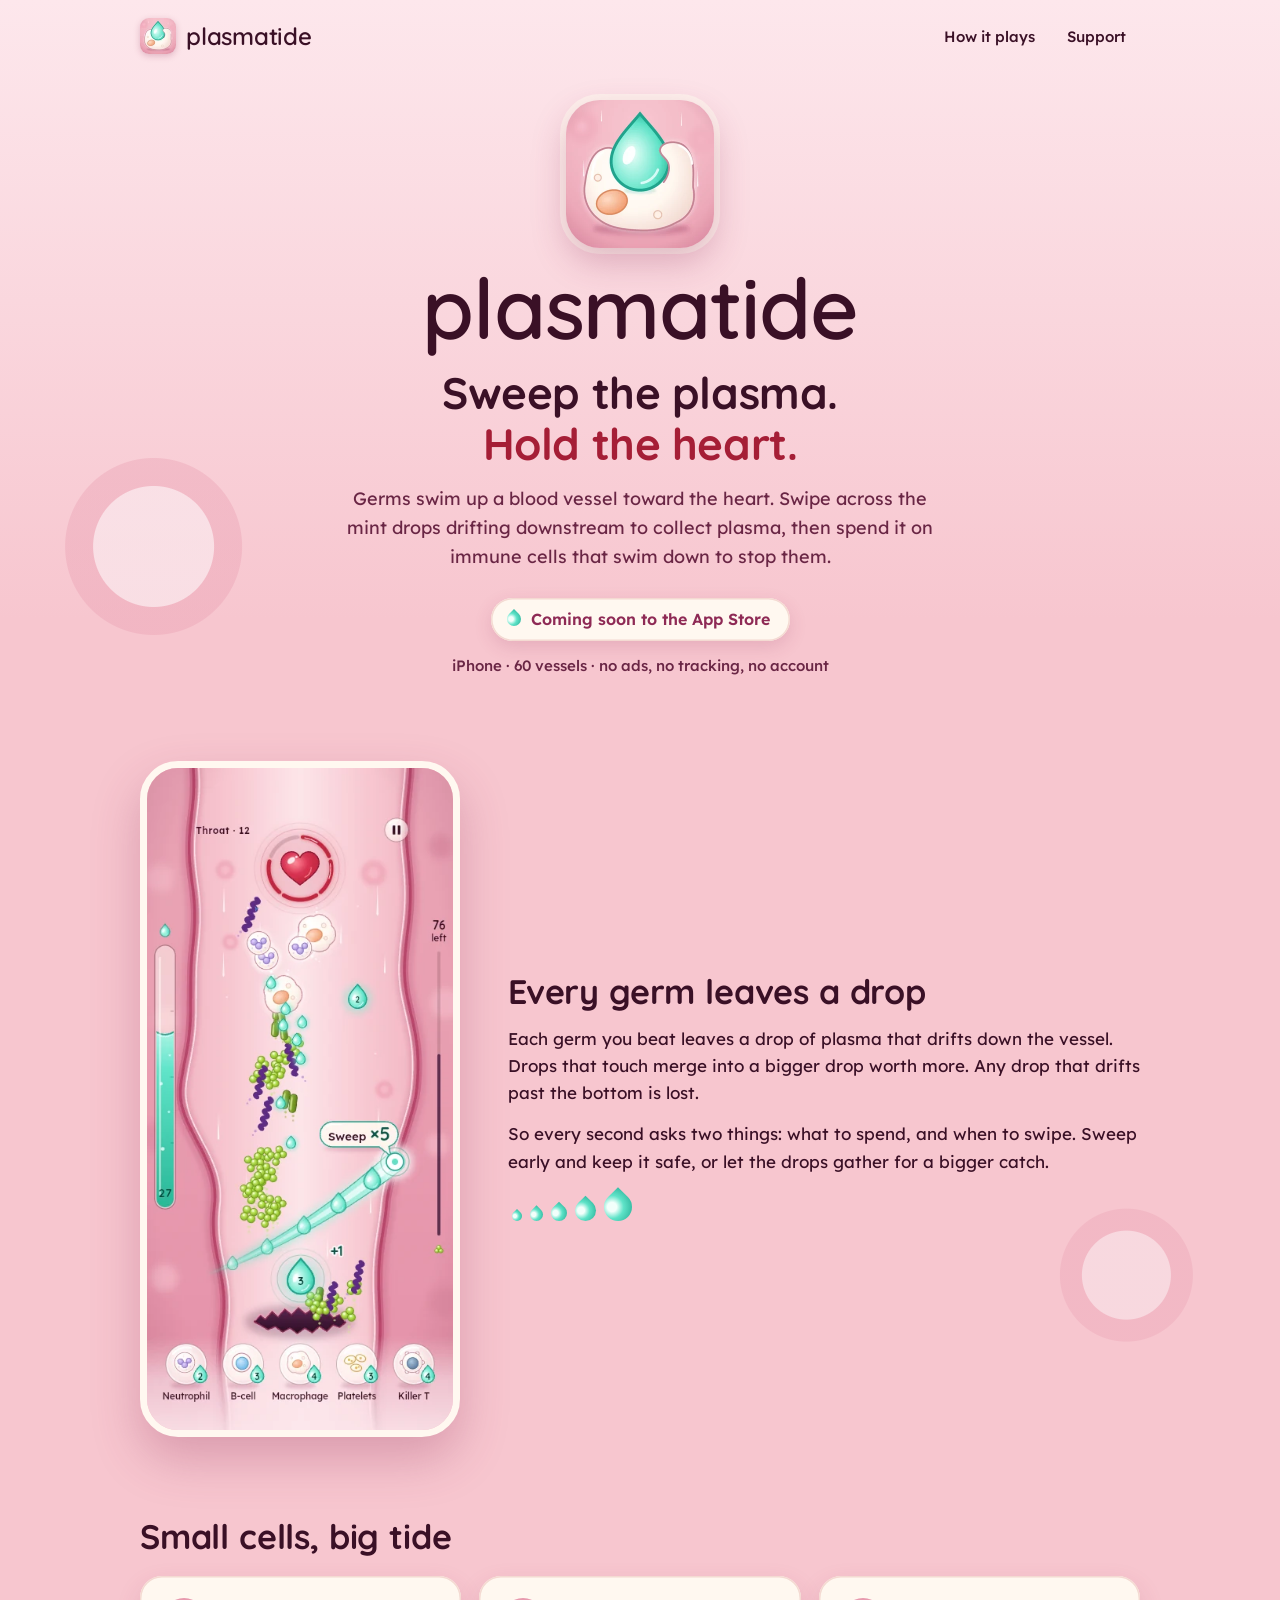
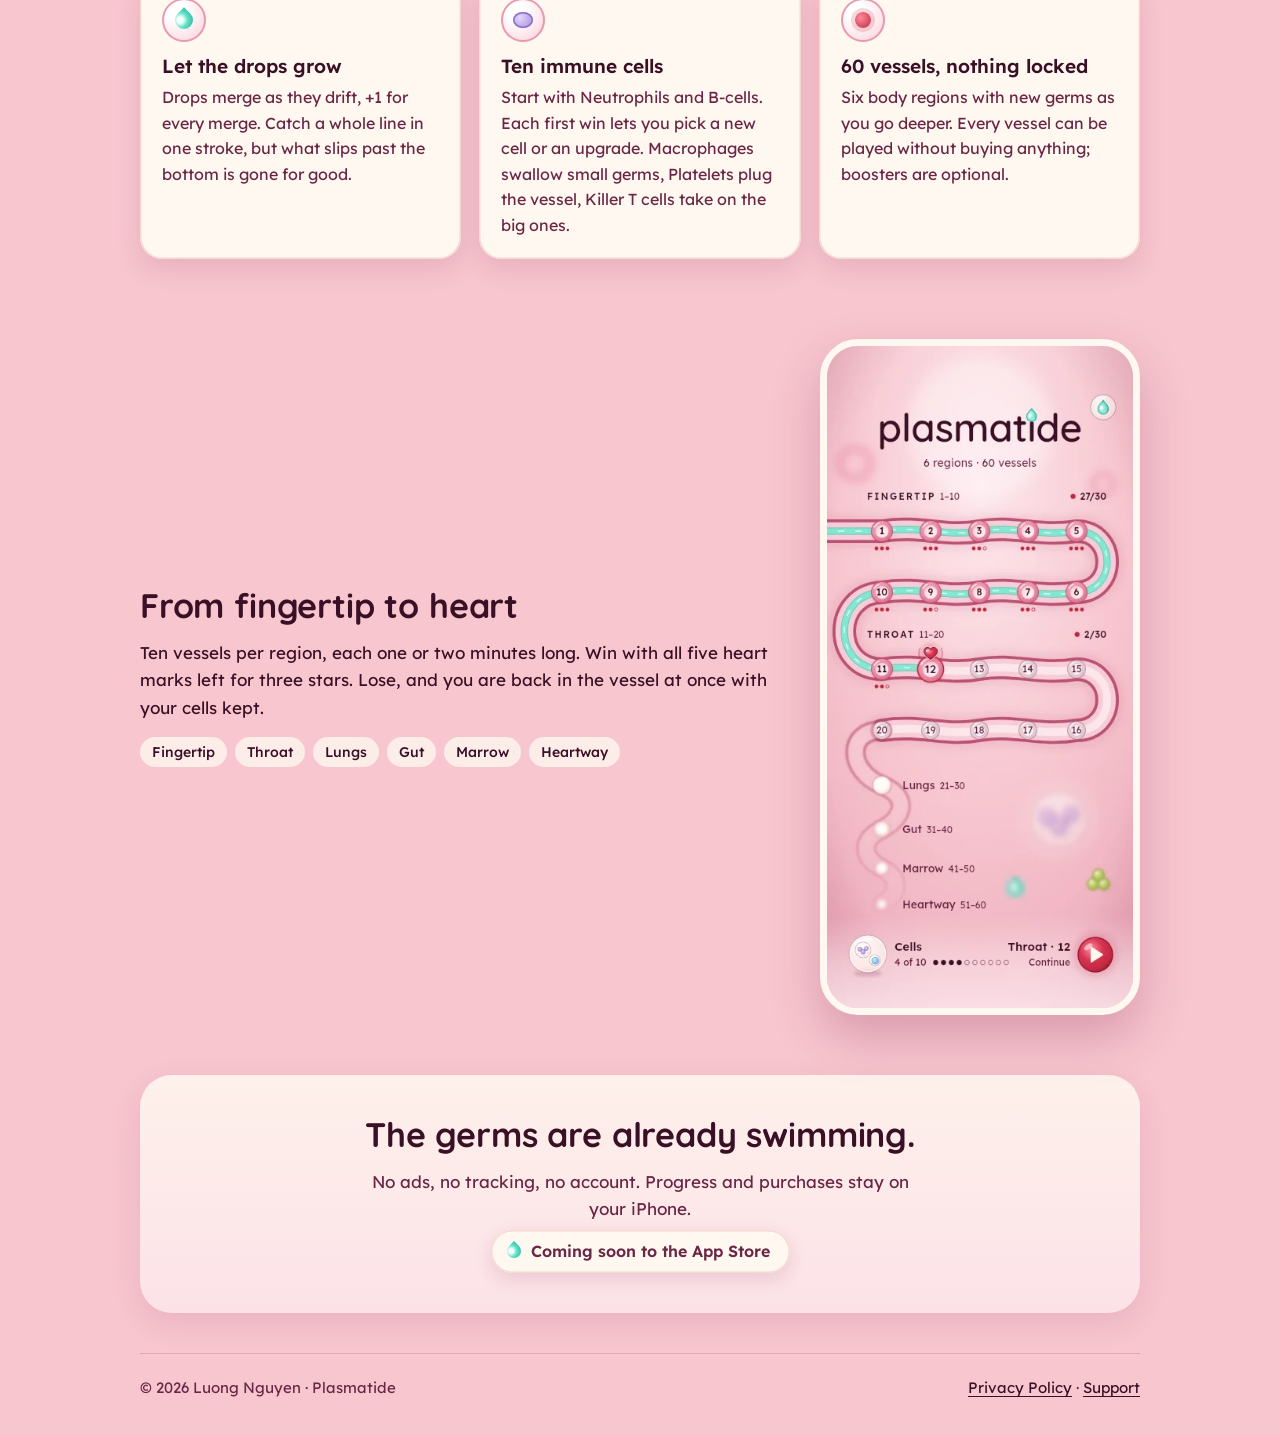
<file: index.html>
<!doctype html>
<html lang="en">
<head>
<meta charset="utf-8">
<meta name="viewport" content="width=device-width, initial-scale=1">
<title>Plasmatide: Sweep the Plasma, Hold the Heart (iPhone)</title>
<meta name="description" content="An iPhone game inside a blood vessel: swipe the plasma drops, call immune cells and stop the germs before they reach the heart. 60 vessels, no ads.">
<meta name="robots" content="index, follow, max-image-preview:large">
<meta name="author" content="Luong Nguyen">
<link rel="canonical" href="https://nguyenvanlamm.github.io/plasmatide-site/">
<link rel="alternate" type="text/markdown" href="index.html.md">
<link rel="describedby" href="llms.txt" type="text/plain">
<link rel="icon" href="assets/favicon-32.png" type="image/png" sizes="32x32">
<link rel="apple-touch-icon" href="assets/apple-touch-icon.png">
<meta name="theme-color" content="#FDE7EC">
<meta property="og:type" content="website">
<meta property="og:site_name" content="Plasmatide">
<meta property="og:locale" content="en_US">
<meta property="og:title" content="Plasmatide: sweep the plasma, hold the heart">
<meta property="og:description" content="Germs swim up a blood vessel toward the heart. Swipe the plasma drops, call immune cells, hold the line. Coming soon to iPhone.">
<meta property="og:url" content="https://nguyenvanlamm.github.io/plasmatide-site/">
<meta property="og:image" content="https://nguyenvanlamm.github.io/plasmatide-site/assets/share-card.jpg">
<meta property="og:image:type" content="image/jpeg">
<meta property="og:image:width" content="1200">
<meta property="og:image:height" content="630">
<meta property="og:image:alt" content="Plasmatide: Sweep the plasma. Hold the heart. Coming soon to the App Store. Beside the title, a vessel in play where a swipe sweeps five mint plasma drops below the glowing heart.">
<meta name="twitter:card" content="summary_large_image">
<meta name="twitter:title" content="Plasmatide: sweep the plasma, hold the heart">
<meta name="twitter:description" content="Germs swim up a blood vessel toward the heart. Swipe the plasma drops, call immune cells, hold the line. Coming soon to iPhone.">
<meta name="twitter:image" content="https://nguyenvanlamm.github.io/plasmatide-site/assets/share-card.jpg">
<meta name="twitter:image:alt" content="Plasmatide: Sweep the plasma. Hold the heart. Coming soon to the App Store. Beside the title, a vessel in play where a swipe sweeps five mint plasma drops below the glowing heart.">
<link rel="preconnect" href="https://fonts.googleapis.com">
<link rel="preconnect" href="https://fonts.gstatic.com" crossorigin>
<link rel="stylesheet" href="https://fonts.googleapis.com/css2?family=Lexend:wght@400;500;600&family=Quicksand:wght@600;700&display=swap">
<link rel="stylesheet" href="assets/site.css">
<script type="application/ld+json">
{
  "@context": "https://schema.org",
  "@graph": [
    {
      "@type": "WebSite",
      "@id": "https://nguyenvanlamm.github.io/plasmatide-site/#website",
      "name": "Plasmatide",
      "url": "https://nguyenvanlamm.github.io/plasmatide-site/",
      "inLanguage": "en",
      "publisher": { "@id": "https://nguyenvanlamm.github.io/plasmatide-site/#author" }
    },
    {
      "@type": "WebPage",
      "@id": "https://nguyenvanlamm.github.io/plasmatide-site/#webpage",
      "url": "https://nguyenvanlamm.github.io/plasmatide-site/",
      "name": "Plasmatide: Sweep the Plasma, Hold the Heart (iPhone)",
      "inLanguage": "en",
      "isPartOf": { "@id": "https://nguyenvanlamm.github.io/plasmatide-site/#website" },
      "about": { "@id": "https://nguyenvanlamm.github.io/plasmatide-site/#game" },
      "primaryImageOfPage": "https://nguyenvanlamm.github.io/plasmatide-site/assets/share-card.jpg"
    },
    {
      "@type": "Person",
      "@id": "https://nguyenvanlamm.github.io/plasmatide-site/#author",
      "name": "Luong Nguyen",
      "email": "mailto:lam@textwiz.pro"
    },
    {
      "@type": ["VideoGame", "MobileApplication"],
      "@id": "https://nguyenvanlamm.github.io/plasmatide-site/#game",
      "name": "Plasmatide",
      "alternativeHeadline": "Sweep the plasma. Hold the heart.",
      "description": "An iPhone game inside a blood vessel. Germs swim up toward the heart; every germ you beat leaves a mint plasma drop that drifts downstream, merges with other drops and is lost past the bottom. Swipe across the drops to collect plasma, then spend it on immune cells that swim down to stop the germs. 60 vessels in 6 body regions, single player, no ads.",
      "url": "https://nguyenvanlamm.github.io/plasmatide-site/",
      "image": "https://nguyenvanlamm.github.io/plasmatide-site/assets/icon-1024.png",
      "screenshot": [
        "https://nguyenvanlamm.github.io/plasmatide-site/assets/flutter-game.webp",
        "https://nguyenvanlamm.github.io/plasmatide-site/assets/flutter-home.webp"
      ],
      "gamePlatform": "iPhone",
      "operatingSystem": "iOS",
      "applicationCategory": "GameApplication",
      "genre": ["Action", "Strategy"],
      "playMode": "SinglePlayer",
      "numberOfPlayers": { "@type": "QuantitativeValue", "value": 1 },
      "inLanguage": "en",
      "author": { "@id": "https://nguyenvanlamm.github.io/plasmatide-site/#author" },
      "publisher": { "@id": "https://nguyenvanlamm.github.io/plasmatide-site/#author" }
    }
  ]
}
</script>
</head>
<body>
<a class="skip" href="#main">Skip to content</a>
<div class="wrap">
  <header class="top">
    <a class="brand" href="./"><img src="assets/icon-72.webp" alt="" width="36" height="36">plasmatide</a>
    <nav aria-label="Site"><a href="#how">How it plays</a><a href="support.html">Support</a></nav>
  </header>

  <main id="main">
    <div class="hero">
      <img class="icon" src="assets/icon-296.webp" width="148" height="148" fetchpriority="high"
        alt="The Plasmatide icon: a round cream immune cell hugging a mint plasma drop on a blush pink background.">
      <p class="wordmark">plasmatide</p>
      <h1>Sweep the plasma. <span class="heart">Hold the heart.</span></h1>
      <p class="lede">Germs swim up a blood vessel toward the heart. Swipe across the mint drops drifting downstream to
        collect plasma, then spend it on immune cells that swim down to stop them.</p>
      <p class="status"><span class="drop" aria-hidden="true"></span>Coming soon to the App Store</p>
      <p class="promise">iPhone · 60 vessels · no ads, no tracking, no account</p>
    </div>

    <section id="how" aria-labelledby="how-h">
      <div class="split">
        <img class="shot" src="assets/flutter-game.webp" width="390" height="844" decoding="async"
          alt="A vessel in play: the heart glows at the top, a swipe trail sweeps five mint plasma drops for a Sweep ×5, green and purple germs swim upward, and five round immune cell cards wait at the bottom.">
        <div>
          <h2 id="how-h">Every germ leaves a drop</h2>
          <p>Each germ you beat leaves a drop of plasma that drifts down the vessel. Drops that touch merge into a
            bigger drop worth more. Any drop that drifts past the bottom is lost.</p>
          <p>So every second asks two things: what to spend, and when to swipe. Sweep early and keep it safe, or let
            the drops gather for a bigger catch.</p>
          <div class="swipe" aria-hidden="true"><span class="drop"></span><span class="drop"></span><span class="drop"></span><span class="drop"></span><span class="drop"></span></div>
        </div>
      </div>
    </section>

    <section aria-labelledby="features-h">
      <h2 id="features-h">Small cells, big tide</h2>
      <div class="features">
        <div class="card">
          <span class="badge" aria-hidden="true"><span class="drop"></span></span>
          <h3>Let the drops grow</h3>
          <p>Drops merge as they drift, +1 for every merge. Catch a whole line in one stroke, but what slips past the
            bottom is gone for good.</p>
        </div>
        <div class="card">
          <span class="badge" aria-hidden="true"><span class="nucleus"></span></span>
          <h3>Ten immune cells</h3>
          <p>Start with Neutrophils and B-cells. Each first win lets you pick a new cell or an upgrade. Macrophages
            swallow small germs, Platelets plug the vessel, Killer T cells take on the big ones.</p>
        </div>
        <div class="card">
          <span class="badge" aria-hidden="true"><span class="heart-dot"></span></span>
          <h3>60 vessels, nothing locked</h3>
          <p>Six body regions with new germs as you go deeper. Every vessel can be played without buying anything;
            boosters are optional.</p>
        </div>
      </div>
    </section>

    <section aria-labelledby="map-h">
      <div class="split flip">
        <img class="shot" src="assets/flutter-home.webp" width="390" height="844" loading="lazy" decoding="async"
          alt="The map: a winding pink vessel through Fingertip and Throat with numbered stops and stars, later regions listed below, and a red play button to continue.">
        <div>
          <h2 id="map-h">From fingertip to heart</h2>
          <p>Ten vessels per region, each one or two minutes long. Win with all five heart marks left for three
            stars. Lose, and you are back in the vessel at once with your cells kept.</p>
          <ul class="regions" aria-label="Regions">
            <li>Fingertip</li><li>Throat</li><li>Lungs</li><li>Gut</li><li>Marrow</li><li>Heartway</li>
          </ul>
        </div>
      </div>
    </section>

    <section class="closing" aria-labelledby="closing-h">
      <h2 id="closing-h">The germs are already swimming.</h2>
      <p>No ads, no tracking, no account. Progress and purchases stay on your iPhone.</p>
      <p class="status"><span class="drop" aria-hidden="true"></span>Coming soon to the App Store</p>
    </section>
  </main>

  <footer>
    <span>© 2026 Luong Nguyen · Plasmatide</span>
    <span><a href="privacy.html">Privacy Policy</a> · <a href="support.html">Support</a></span>
  </footer>
</div>
</body>
</html>
</file>
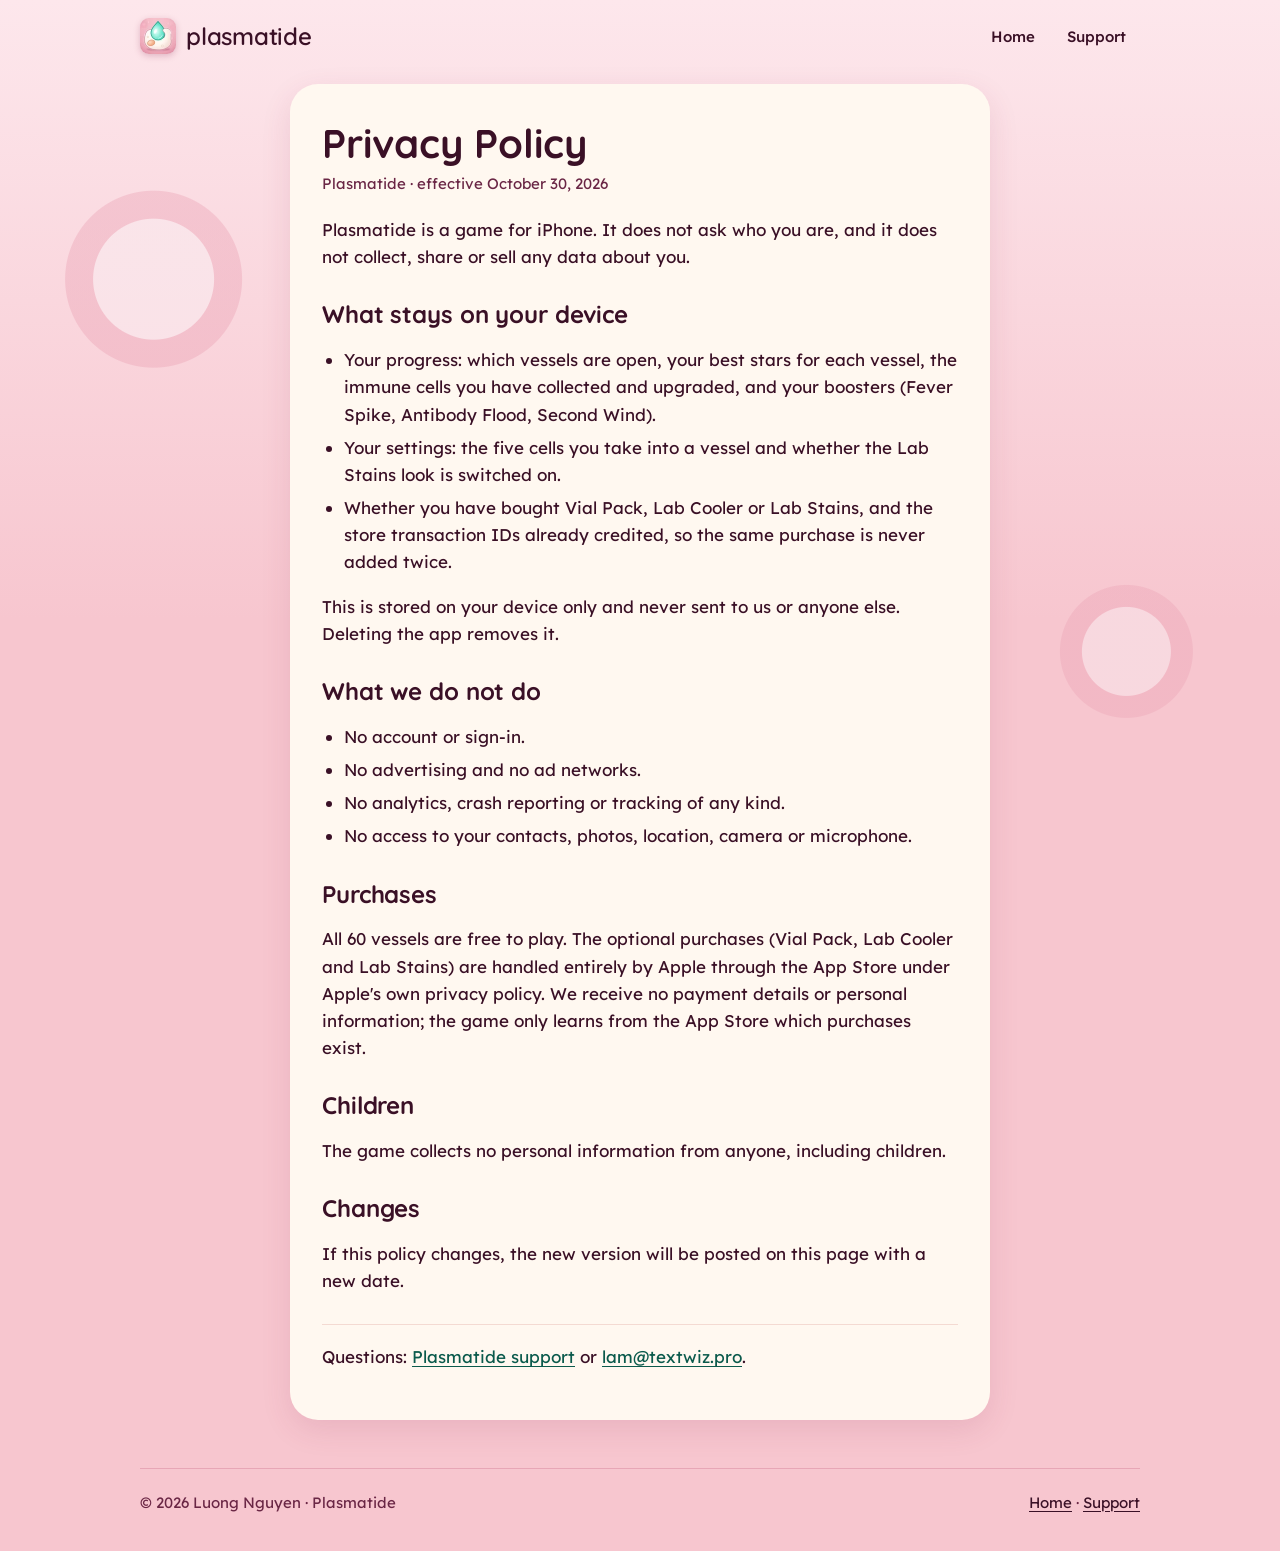
<file: privacy.html>
<!doctype html>
<html lang="en">
<head>
<meta charset="utf-8">
<meta name="viewport" content="width=device-width, initial-scale=1">
<title>Plasmatide Privacy Policy</title>
<meta name="description" content="Plasmatide privacy policy: what the game stores on your device, what it never collects, and how purchases work.">
<meta name="robots" content="index, follow">
<meta name="author" content="Luong Nguyen">
<link rel="canonical" href="https://nguyenvanlamm.github.io/plasmatide-site/privacy.html">
<link rel="alternate" type="text/markdown" href="privacy.html.md">
<link rel="describedby" href="llms.txt" type="text/plain">
<link rel="icon" href="assets/favicon-32.png" type="image/png" sizes="32x32">
<link rel="apple-touch-icon" href="assets/apple-touch-icon.png">
<meta name="theme-color" content="#FDE7EC">
<meta property="og:type" content="website">
<meta property="og:site_name" content="Plasmatide">
<meta property="og:locale" content="en_US">
<meta property="og:title" content="Plasmatide Privacy Policy">
<meta property="og:description" content="Plasmatide collects no data. Progress stays on your device; purchases go through the App Store.">
<meta property="og:url" content="https://nguyenvanlamm.github.io/plasmatide-site/privacy.html">
<meta property="og:image" content="https://nguyenvanlamm.github.io/plasmatide-site/assets/share-card.jpg">
<meta property="og:image:type" content="image/jpeg">
<meta property="og:image:width" content="1200">
<meta property="og:image:height" content="630">
<meta property="og:image:alt" content="Plasmatide: Sweep the plasma. Hold the heart. Coming soon to the App Store.">
<meta name="twitter:card" content="summary_large_image">
<meta name="twitter:title" content="Plasmatide Privacy Policy">
<meta name="twitter:description" content="Plasmatide collects no data. Progress stays on your device; purchases go through the App Store.">
<meta name="twitter:image" content="https://nguyenvanlamm.github.io/plasmatide-site/assets/share-card.jpg">
<meta name="twitter:image:alt" content="Plasmatide: Sweep the plasma. Hold the heart. Coming soon to the App Store.">
<link rel="preconnect" href="https://fonts.googleapis.com">
<link rel="preconnect" href="https://fonts.gstatic.com" crossorigin>
<link rel="stylesheet" href="https://fonts.googleapis.com/css2?family=Lexend:wght@400;500;600&family=Quicksand:wght@600;700&display=swap">
<link rel="stylesheet" href="assets/site.css">
<script type="application/ld+json">
{
  "@context": "https://schema.org",
  "@graph": [
    {
      "@type": "WebPage",
      "@id": "https://nguyenvanlamm.github.io/plasmatide-site/privacy.html#webpage",
      "url": "https://nguyenvanlamm.github.io/plasmatide-site/privacy.html",
      "name": "Plasmatide Privacy Policy",
      "description": "What the Plasmatide game stores on your device, what it never collects, and how purchases work.",
      "inLanguage": "en",
      "datePublished": "2026-10-30",
      "isPartOf": { "@id": "https://nguyenvanlamm.github.io/plasmatide-site/#website" },
      "about": { "@id": "https://nguyenvanlamm.github.io/plasmatide-site/#game" },
      "breadcrumb": { "@id": "https://nguyenvanlamm.github.io/plasmatide-site/privacy.html#breadcrumb" }
    },
    {
      "@type": "BreadcrumbList",
      "@id": "https://nguyenvanlamm.github.io/plasmatide-site/privacy.html#breadcrumb",
      "itemListElement": [
        { "@type": "ListItem", "position": 1, "name": "Plasmatide", "item": "https://nguyenvanlamm.github.io/plasmatide-site/" },
        { "@type": "ListItem", "position": 2, "name": "Privacy Policy", "item": "https://nguyenvanlamm.github.io/plasmatide-site/privacy.html" }
      ]
    }
  ]
}
</script>
</head>
<body>
<a class="skip" href="#main">Skip to content</a>
<div class="wrap">
  <header class="top">
    <a class="brand" href="./"><img src="assets/icon-72.webp" alt="" width="36" height="36">plasmatide</a>
    <nav aria-label="Site"><a href="./">Home</a><a href="support.html">Support</a></nav>
  </header>

  <main id="main" class="doc">
    <h1>Privacy Policy</h1>
    <p class="meta">Plasmatide · effective October 30, 2026</p>

    <p>Plasmatide is a game for iPhone. It does not ask who you are, and it does not collect, share or sell any data
      about you.</p>

    <h2>What stays on your device</h2>
    <ul>
      <li>Your progress: which vessels are open, your best stars for each vessel, the immune cells you have collected
        and upgraded, and your boosters (Fever Spike, Antibody Flood, Second Wind).</li>
      <li>Your settings: the five cells you take into a vessel and whether the Lab Stains look is switched on.</li>
      <li>Whether you have bought Vial Pack, Lab Cooler or Lab Stains, and the store transaction IDs already
        credited, so the same purchase is never added twice.</li>
    </ul>
    <p>This is stored on your device only and never sent to us or anyone else. Deleting the app removes it.</p>

    <h2>What we do not do</h2>
    <ul>
      <li>No account or sign-in.</li>
      <li>No advertising and no ad networks.</li>
      <li>No analytics, crash reporting or tracking of any kind.</li>
      <li>No access to your contacts, photos, location, camera or microphone.</li>
    </ul>

    <h2>Purchases</h2>
    <p>All 60 vessels are free to play. The optional purchases (Vial Pack, Lab Cooler and Lab Stains) are handled
      entirely by Apple through the App Store under Apple's own privacy policy. We receive no payment details or
      personal information; the game only learns from the App Store which purchases exist.</p>

    <h2>Children</h2>
    <p>The game collects no personal information from anyone, including children.</p>

    <h2>Changes</h2>
    <p>If this policy changes, the new version will be posted on this page with a new date.</p>

    <hr>
    <p>Questions: <a href="support.html">Plasmatide support</a> or
      <a href="mailto:lam@textwiz.pro">lam@textwiz.pro</a>.</p>
  </main>

  <footer>
    <span>© 2026 Luong Nguyen · Plasmatide</span>
    <span><a href="./">Home</a> · <a href="support.html">Support</a></span>
  </footer>
</div>
</body>
</html>
</file>
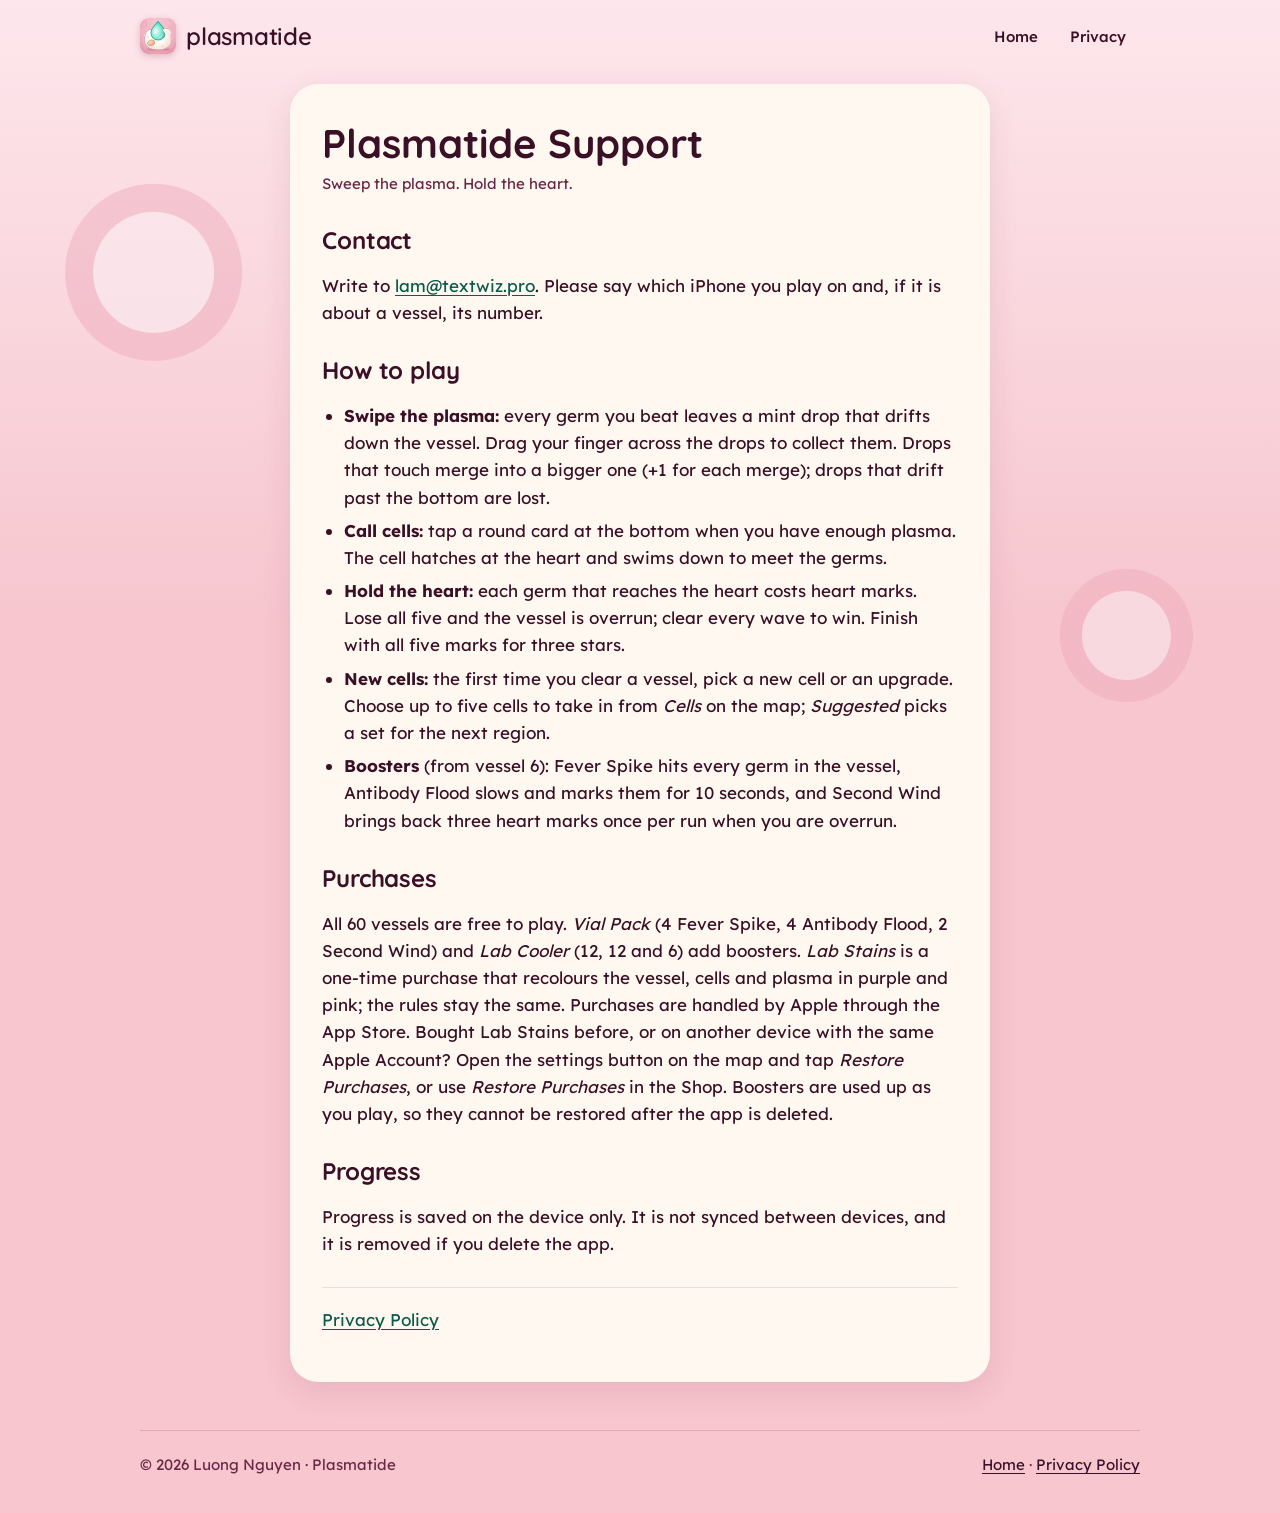
<file: support.html>
<!doctype html>
<html lang="en">
<head>
<meta charset="utf-8">
<meta name="viewport" content="width=device-width, initial-scale=1">
<title>Plasmatide Support</title>
<meta name="description" content="Help with Plasmatide: contact, how to play, purchases and restoring them, progress.">
<meta name="robots" content="index, follow">
<meta name="author" content="Luong Nguyen">
<link rel="canonical" href="https://nguyenvanlamm.github.io/plasmatide-site/support.html">
<link rel="alternate" type="text/markdown" href="support.html.md">
<link rel="describedby" href="llms.txt" type="text/plain">
<link rel="icon" href="assets/favicon-32.png" type="image/png" sizes="32x32">
<link rel="apple-touch-icon" href="assets/apple-touch-icon.png">
<meta name="theme-color" content="#FDE7EC">
<meta property="og:type" content="website">
<meta property="og:site_name" content="Plasmatide">
<meta property="og:locale" content="en_US">
<meta property="og:title" content="Plasmatide Support">
<meta property="og:description" content="Contact, how to play, purchases and restoring them, progress.">
<meta property="og:url" content="https://nguyenvanlamm.github.io/plasmatide-site/support.html">
<meta property="og:image" content="https://nguyenvanlamm.github.io/plasmatide-site/assets/share-card.jpg">
<meta property="og:image:type" content="image/jpeg">
<meta property="og:image:width" content="1200">
<meta property="og:image:height" content="630">
<meta property="og:image:alt" content="Plasmatide: Sweep the plasma. Hold the heart. Coming soon to the App Store.">
<meta name="twitter:card" content="summary_large_image">
<meta name="twitter:title" content="Plasmatide Support">
<meta name="twitter:description" content="Contact, how to play, purchases and restoring them, progress.">
<meta name="twitter:image" content="https://nguyenvanlamm.github.io/plasmatide-site/assets/share-card.jpg">
<meta name="twitter:image:alt" content="Plasmatide: Sweep the plasma. Hold the heart. Coming soon to the App Store.">
<link rel="preconnect" href="https://fonts.googleapis.com">
<link rel="preconnect" href="https://fonts.gstatic.com" crossorigin>
<link rel="stylesheet" href="https://fonts.googleapis.com/css2?family=Lexend:wght@400;500;600&family=Quicksand:wght@600;700&display=swap">
<link rel="stylesheet" href="assets/site.css">
<script type="application/ld+json">
{
  "@context": "https://schema.org",
  "@graph": [
    {
      "@type": "WebPage",
      "@id": "https://nguyenvanlamm.github.io/plasmatide-site/support.html#webpage",
      "url": "https://nguyenvanlamm.github.io/plasmatide-site/support.html",
      "name": "Plasmatide Support",
      "description": "Help with Plasmatide: contact, how to play, purchases and restoring them, progress.",
      "inLanguage": "en",
      "isPartOf": { "@id": "https://nguyenvanlamm.github.io/plasmatide-site/#website" },
      "about": { "@id": "https://nguyenvanlamm.github.io/plasmatide-site/#game" },
      "breadcrumb": { "@id": "https://nguyenvanlamm.github.io/plasmatide-site/support.html#breadcrumb" },
      "mainEntity": {
        "@type": "ContactPoint",
        "contactType": "customer support",
        "email": "lam@textwiz.pro",
        "availableLanguage": "en"
      }
    },
    {
      "@type": "BreadcrumbList",
      "@id": "https://nguyenvanlamm.github.io/plasmatide-site/support.html#breadcrumb",
      "itemListElement": [
        { "@type": "ListItem", "position": 1, "name": "Plasmatide", "item": "https://nguyenvanlamm.github.io/plasmatide-site/" },
        { "@type": "ListItem", "position": 2, "name": "Support", "item": "https://nguyenvanlamm.github.io/plasmatide-site/support.html" }
      ]
    }
  ]
}
</script>
</head>
<body>
<a class="skip" href="#main">Skip to content</a>
<div class="wrap">
  <header class="top">
    <a class="brand" href="./"><img src="assets/icon-72.webp" alt="" width="36" height="36">plasmatide</a>
    <nav aria-label="Site"><a href="./">Home</a><a href="privacy.html">Privacy</a></nav>
  </header>

  <main id="main" class="doc">
    <h1>Plasmatide Support</h1>
    <p class="meta">Sweep the plasma. Hold the heart.</p>

    <h2>Contact</h2>
    <p>Write to <a href="mailto:lam@textwiz.pro">lam@textwiz.pro</a>. Please say which iPhone you play on and, if it
      is about a vessel, its number.</p>

    <h2>How to play</h2>
    <ul>
      <li><strong>Swipe the plasma:</strong> every germ you beat leaves a mint drop that drifts down the vessel. Drag
        your finger across the drops to collect them. Drops that touch merge into a bigger one (+1 for each merge);
        drops that drift past the bottom are lost.</li>
      <li><strong>Call cells:</strong> tap a round card at the bottom when you have enough plasma. The cell hatches at
        the heart and swims down to meet the germs.</li>
      <li><strong>Hold the heart:</strong> each germ that reaches the heart costs heart marks. Lose all five and the
        vessel is overrun; clear every wave to win. Finish with all five marks for three stars.</li>
      <li><strong>New cells:</strong> the first time you clear a vessel, pick a new cell or an upgrade. Choose up to
        five cells to take in from <em>Cells</em> on the map; <em>Suggested</em> picks a set for the next region.</li>
      <li><strong>Boosters</strong> (from vessel 6): Fever Spike hits every germ in the vessel, Antibody Flood slows and
        marks them for 10 seconds, and Second Wind brings back three heart marks once per run when you are
        overrun.</li>
    </ul>

    <h2>Purchases</h2>
    <p>All 60 vessels are free to play. <em>Vial Pack</em> (4 Fever Spike, 4 Antibody Flood, 2 Second Wind) and
      <em>Lab Cooler</em> (12, 12 and 6) add boosters. <em>Lab Stains</em> is a one-time purchase that recolours the
      vessel, cells and plasma in purple and pink; the rules stay the same. Purchases are handled by Apple through the
      App Store. Bought Lab Stains before, or on another device with the same Apple Account? Open the settings button
      on the map and tap <em>Restore Purchases</em>, or use <em>Restore Purchases</em> in the Shop. Boosters are used
      up as you play, so they cannot be restored after the app is deleted.</p>

    <h2>Progress</h2>
    <p>Progress is saved on the device only. It is not synced between devices, and it is removed if you delete the
      app.</p>

    <hr>
    <p><a href="privacy.html">Privacy Policy</a></p>
  </main>

  <footer>
    <span>© 2026 Luong Nguyen · Plasmatide</span>
    <span><a href="./">Home</a> · <a href="privacy.html">Privacy Policy</a></span>
  </footer>
</div>
</body>
</html>
</file>
<file: assets/site.css>
/* Plasmatide site: the "Lumen" look of the game (blush plasma, mint drops, cream cells, crimson heart). */
:root {
  color-scheme: light;
  --blush-top: #FDE7EC;
  --blush: #F7C6CF;
  --rose: #E89AAE;
  --raspberry: #B8456B;
  --raspberry-deep: #8E2A55;
  --mint: #5FE3C8;
  --mint-rim: #1FA58E;
  --mint-ink: #0B5A4C;
  --mint-pale: #ADF4E4;
  --cream: #FFF8F0;
  --cream-shade: #F4DAD2;
  --heart: #C2273F;
  --heart-text: #A51E36; /* the heart crimson, deepened to 4.9:1 on blush for text */
  --ink: #3A1026;
  --ink-soft: #6A2645;
  --display: "Quicksand", ui-rounded, "SF Pro Rounded", system-ui, sans-serif;
  --text: "Lexend", system-ui, -apple-system, sans-serif;
  --radius: 22px;
}

*, *::before, *::after { box-sizing: border-box; }

html { -webkit-text-size-adjust: 100%; }

body {
  margin: 0;
  color: var(--ink);
  background-color: var(--blush);
  background-image:
    radial-gradient(circle at 12% 18%, rgba(255, 255, 255, .55) 0 60px, transparent 61px),
    radial-gradient(circle at 12% 18%, rgba(232, 154, 174, .35) 0 88px, transparent 89px),
    radial-gradient(circle at 88% 42%, rgba(255, 255, 255, .45) 0 44px, transparent 45px),
    radial-gradient(circle at 88% 42%, rgba(232, 154, 174, .3) 0 66px, transparent 67px),
    linear-gradient(180deg, var(--blush-top) 0, var(--blush) 620px, var(--blush) 100%);
  background-repeat: no-repeat;
  font: 400 17px/1.6 var(--text);
  overflow-x: hidden;
}

img { max-width: 100%; height: auto; display: block; }

a { color: var(--mint-ink); text-underline-offset: 3px; }
a:hover { color: var(--ink); }
/* Focus ring in mint ink: 5.4:1 on blush (the lighter mint rim was 2.0:1, under the 3:1 non-text minimum). */
a:focus-visible { outline: 3px solid var(--mint-ink); outline-offset: 3px; border-radius: 6px; }

.skip {
  position: absolute; left: 12px; top: -60px; z-index: 10;
  background: var(--cream); color: var(--ink); padding: 10px 14px; border-radius: 12px;
}
.skip:focus { top: 12px; }

.wrap { max-width: 1040px; margin: 0 auto; padding: 0 20px; }

/* ---- Header ---- */
.top {
  display: flex; align-items: center; justify-content: space-between; gap: 12px;
  padding: 18px 0;
}
.brand {
  display: inline-flex; align-items: center; gap: 10px;
  font: 600 24px/1 var(--display); letter-spacing: -.01em; color: var(--ink); text-decoration: none;
}
.brand img { width: 36px; height: 36px; border-radius: 9px; box-shadow: 0 2px 6px rgba(142, 42, 85, .25); }
.top nav { display: flex; gap: 4px; flex: none; }
.top nav a {
  font: 500 15px/1 var(--text); color: var(--ink); text-decoration: none; white-space: nowrap;
  padding: 10px 14px; border-radius: 999px;
}
.top nav a:hover { background: rgba(255, 248, 240, .7); }

/* ---- Hero ---- */
.hero { text-align: center; padding: 28px 0 44px; }
.hero .icon {
  width: 148px; height: 148px; margin: 0 auto 18px; border-radius: 34px;
  box-shadow: 0 14px 34px rgba(142, 42, 85, .28), 0 0 0 6px rgba(255, 248, 240, .7);
}
.wordmark {
  margin: 0; font: 600 clamp(52px, 12vw, 84px)/1 var(--display); letter-spacing: -.012em; color: var(--ink);
}
.hero h1 {
  margin: 18px auto 0; max-width: 18ch;
  font: 700 clamp(28px, 6vw, 44px)/1.15 var(--display); letter-spacing: -.01em;
}
.hero h1 .heart { color: var(--heart-text); }
.lede { margin: 16px auto 0; max-width: 34em; font-size: 18px; color: var(--ink-soft); }

.status {
  display: inline-flex; align-items: center; gap: 10px; margin: 26px 0 0;
  padding: 12px 20px 12px 16px; border-radius: 999px;
  background: var(--cream); color: var(--raspberry-deep); font: 600 16px/1.2 var(--text);
  box-shadow: 0 6px 18px rgba(142, 42, 85, .16), inset 0 0 0 1.5px var(--cream-shade);
}
.drop {
  width: 14px; height: 14px; flex: none;
  background: radial-gradient(circle at 35% 35%, #F2FFFB 0 18%, var(--mint) 45%, var(--mint-rim) 100%);
  border-radius: 50% 0 50% 50%; transform: rotate(-45deg);
}
.promise { margin: 14px 0 0; font: 500 15px/1.5 var(--text); color: var(--ink-soft); }

/* ---- Sections ---- */
section { padding: 40px 0; }
h2 { margin: 0 0 12px; font: 700 clamp(26px, 5vw, 34px)/1.2 var(--display); letter-spacing: -.005em; }
h3 { margin: 0 0 6px; font: 600 19px/1.3 var(--text); }

.split {
  display: grid; grid-template-columns: minmax(0, 320px) minmax(0, 1fr); gap: 48px; align-items: center;
}
.split.flip { grid-template-columns: minmax(0, 1fr) minmax(0, 320px); }
.split.flip .shot { order: 2; }
.split p { margin: 0 0 14px; }

.shot {
  border-radius: 38px; border: 7px solid var(--cream); background: var(--cream);
  box-shadow: 0 22px 48px rgba(142, 42, 85, .28);
  overflow: hidden; max-width: 320px; width: 100%; margin: 0 auto;
}

.swipe { display: flex; align-items: flex-end; gap: 8px; margin: 18px 0 6px; padding-left: 4px; }
.swipe .drop:nth-child(1) { width: 10px; height: 10px; }
.swipe .drop:nth-child(2) { width: 13px; height: 13px; }
.swipe .drop:nth-child(3) { width: 16px; height: 16px; }
.swipe .drop:nth-child(4) { width: 21px; height: 21px; }
.swipe .drop:nth-child(5) { width: 28px; height: 28px; }

.regions { display: flex; flex-wrap: wrap; gap: 8px; margin: 16px 0 0; padding: 0; list-style: none; }
.regions li {
  padding: 6px 12px; border-radius: 999px; background: rgba(255, 248, 240, .8);
  font: 500 14px/1.3 var(--text); color: var(--ink);
}

/* ---- Features ---- */
.features { display: grid; grid-template-columns: repeat(3, minmax(0, 1fr)); gap: 18px; margin-top: 18px; }
.card {
  background: var(--cream); border-radius: var(--radius); padding: 22px 22px 20px;
  box-shadow: 0 10px 26px rgba(142, 42, 85, .14), inset 0 0 0 1.5px var(--cream-shade);
}
.card p { margin: 0; color: var(--ink-soft); font-size: 16px; }
.badge {
  display: grid; place-items: center; width: 44px; height: 44px; margin-bottom: 12px; border-radius: 50%;
  background: radial-gradient(circle at 35% 30%, #fff 0 20%, var(--blush-top) 60%, var(--blush) 100%);
  box-shadow: inset 0 0 0 2px var(--rose);
}
.badge .drop { width: 18px; height: 18px; }
.badge .nucleus {
  width: 20px; height: 16px; border-radius: 50%;
  background: radial-gradient(circle at 35% 35%, #E3D6FA, #A487DB); box-shadow: inset 0 0 0 1.5px #8C6FC8;
}
.badge .heart-dot {
  width: 16px; height: 16px; border-radius: 50%;
  background: radial-gradient(circle at 35% 35%, #FF8A9B, var(--heart)); box-shadow: 0 0 0 4px rgba(194, 39, 63, .18);
}

/* ---- Closing ---- */
.closing {
  margin: 20px 0 40px; padding: 40px 24px; text-align: center; border-radius: 32px;
  background: linear-gradient(180deg, rgba(255, 248, 240, .85), rgba(253, 231, 236, .85));
  box-shadow: 0 10px 30px rgba(142, 42, 85, .12);
}
.closing p { margin: 8px auto 0; max-width: 32em; color: var(--ink-soft); }

/* ---- Documents (privacy, support) ---- */
.doc {
  max-width: 700px; margin: 12px auto 48px; padding: 36px 32px 32px; border-radius: 28px;
  background: var(--cream); box-shadow: 0 10px 30px rgba(142, 42, 85, .12);
}
.doc h1 { margin: 0 0 6px; font: 700 clamp(30px, 6vw, 40px)/1.15 var(--display); }
.doc h2 { margin: 30px 0 8px; font-size: 24px; }
.doc .meta { margin: 0 0 20px; color: var(--ink-soft); font-size: 15px; }
.doc ul { padding-left: 22px; }
.doc li { margin: 6px 0; }
.doc hr { border: 0; border-top: 1.5px solid var(--cream-shade); margin: 30px 0 18px; }

/* ---- Footer ---- */
footer {
  display: flex; flex-wrap: wrap; justify-content: space-between; align-items: center; gap: 0 20px;
  padding: 12px 0 26px; border-top: 1.5px solid rgba(184, 69, 107, .25);
  font-size: 15px; color: var(--ink-soft);
}
footer a { color: var(--ink); display: inline-block; padding: 10px 0; } /* 44px-tall touch target, same look */

/* ---- Small screens ---- */
@media (max-width: 820px) {
  .split, .split.flip { grid-template-columns: 1fr; gap: 28px; }
  .split.flip .shot { order: 0; }
  .shot { max-width: 280px; }
  .features { grid-template-columns: 1fr; }
}
@media (max-width: 480px) {
  body { font-size: 16px; }
  .top { padding: 14px 0; }
  .brand { font-size: 21px; }
  .brand img { width: 32px; height: 32px; }
  .top nav a { padding: 8px 8px; font-size: 14px; }
  .hero { padding-top: 16px; }
  .hero .icon { width: 120px; height: 120px; border-radius: 28px; }
  .lede { font-size: 17px; }
  .doc { padding: 26px 20px 22px; border-radius: 22px; }
}
@media (prefers-reduced-motion: no-preference) {
  .status .drop { animation: bob 2.4s ease-in-out infinite; }
  @keyframes bob { 0%, 100% { transform: rotate(-45deg) translate(0, 0); } 50% { transform: rotate(-45deg) translate(2px, 2px); } }
}
</file>
